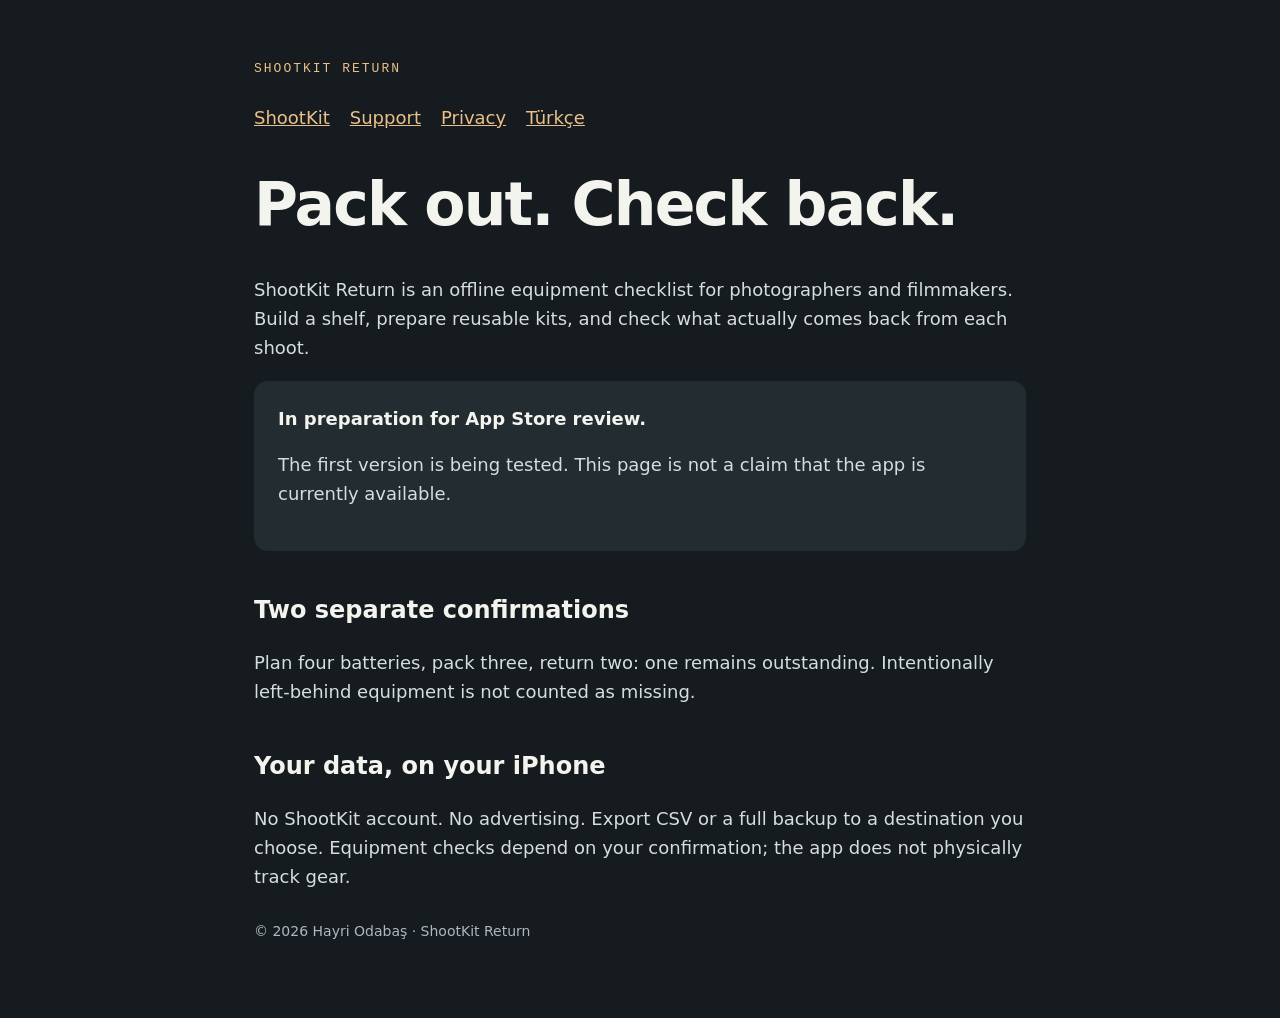
<file: index.html>
<!doctype html><html lang="en"><head><meta charset="utf-8"><meta name="viewport" content="width=device-width,initial-scale=1"><title>Pack out. Check back. · ShootKit Return</title><link rel="stylesheet" href="style.css"></head><body><main><p class="eyebrow">SHOOTKIT RETURN</p><nav><a href="index.html">ShootKit</a><a href="support.html">Support</a><a href="privacy.html">Privacy</a><a href="tr/index.html">Türkçe</a></nav><h1>Pack out. Check back.</h1><p>ShootKit Return is an offline equipment checklist for photographers and filmmakers. Build a shelf, prepare reusable kits, and check what actually comes back from each shoot.</p><div class="card"><strong>In preparation for App Store review.</strong><p>The first version is being tested. This page is not a claim that the app is currently available.</p></div><h2>Two separate confirmations</h2><p>Plan four batteries, pack three, return two: one remains outstanding. Intentionally left-behind equipment is not counted as missing.</p><h2>Your data, on your iPhone</h2><p>No ShootKit account. No advertising. Export CSV or a full backup to a destination you choose. Equipment checks depend on your confirmation; the app does not physically track gear.</p><footer>© 2026 Hayri Odabaş · ShootKit Return</footer></main></body></html>
</file>
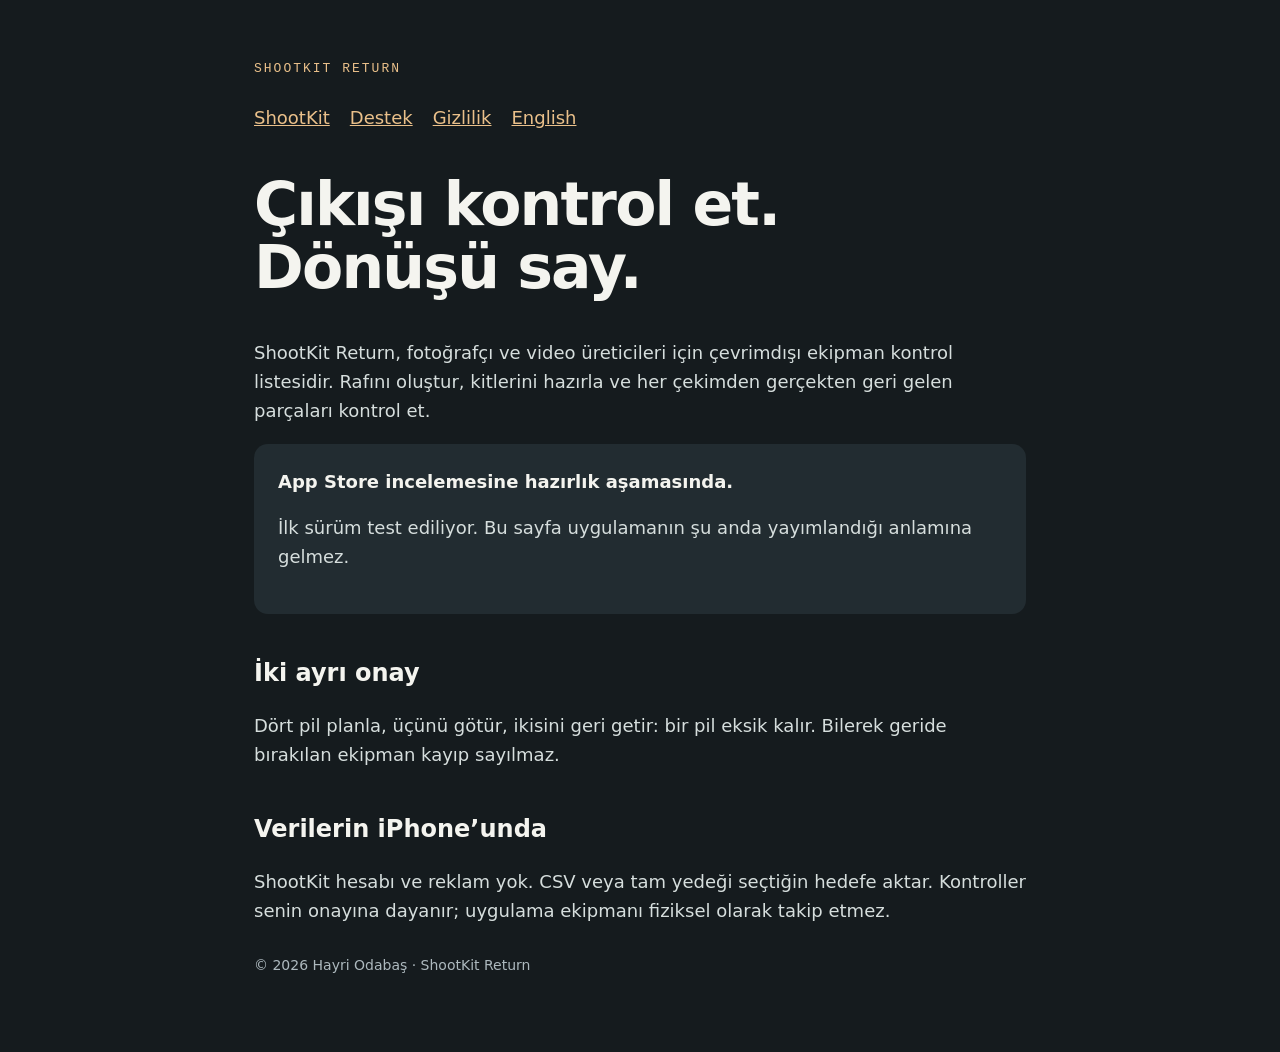
<file: tr/index.html>
<!doctype html><html lang="tr"><head><meta charset="utf-8"><meta name="viewport" content="width=device-width,initial-scale=1"><title>Çıkışı kontrol et. Dönüşü say. · ShootKit Return</title><link rel="stylesheet" href="../style.css"></head><body><main><p class="eyebrow">SHOOTKIT RETURN</p><nav><a href="index.html">ShootKit</a><a href="support.html">Destek</a><a href="privacy.html">Gizlilik</a><a href="../index.html">English</a></nav><h1>Çıkışı kontrol et. Dönüşü say.</h1><p>ShootKit Return, fotoğrafçı ve video üreticileri için çevrimdışı ekipman kontrol listesidir. Rafını oluştur, kitlerini hazırla ve her çekimden gerçekten geri gelen parçaları kontrol et.</p><div class="card"><strong>App Store incelemesine hazırlık aşamasında.</strong><p>İlk sürüm test ediliyor. Bu sayfa uygulamanın şu anda yayımlandığı anlamına gelmez.</p></div><h2>İki ayrı onay</h2><p>Dört pil planla, üçünü götür, ikisini geri getir: bir pil eksik kalır. Bilerek geride bırakılan ekipman kayıp sayılmaz.</p><h2>Verilerin iPhone’unda</h2><p>ShootKit hesabı ve reklam yok. CSV veya tam yedeği seçtiğin hedefe aktar. Kontroller senin onayına dayanır; uygulama ekipmanı fiziksel olarak takip etmez.</p><footer>© 2026 Hayri Odabaş · ShootKit Return</footer></main></body></html>
</file>
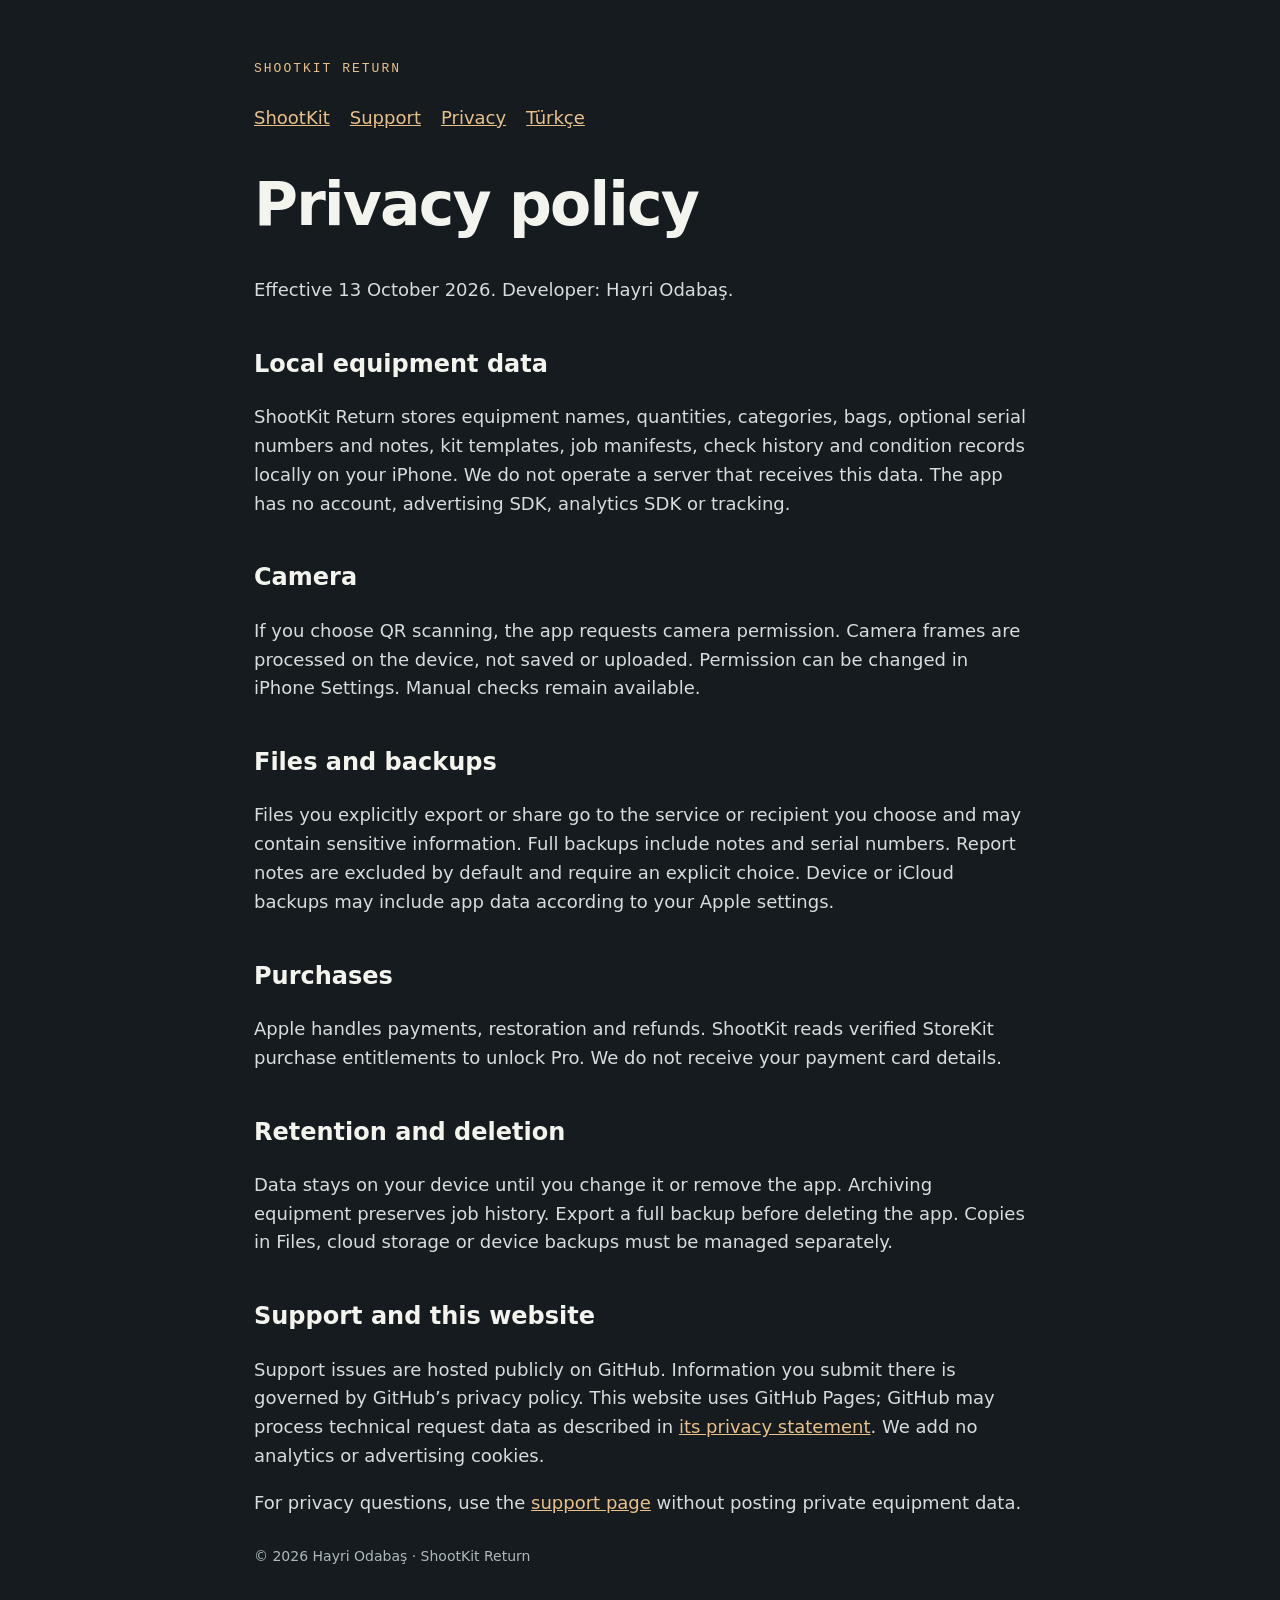
<file: privacy.html>
<!doctype html><html lang="en"><head><meta charset="utf-8"><meta name="viewport" content="width=device-width,initial-scale=1"><title>Privacy policy · ShootKit Return</title><link rel="stylesheet" href="style.css"></head><body><main><p class="eyebrow">SHOOTKIT RETURN</p><nav><a href="index.html">ShootKit</a><a href="support.html">Support</a><a href="privacy.html">Privacy</a><a href="tr/privacy.html">Türkçe</a></nav><h1>Privacy policy</h1><p>Effective 13 October 2026. Developer: Hayri Odabaş.</p><h2>Local equipment data</h2><p>ShootKit Return stores equipment names, quantities, categories, bags, optional serial numbers and notes, kit templates, job manifests, check history and condition records locally on your iPhone. We do not operate a server that receives this data. The app has no account, advertising SDK, analytics SDK or tracking.</p><h2>Camera</h2><p>If you choose QR scanning, the app requests camera permission. Camera frames are processed on the device, not saved or uploaded. Permission can be changed in iPhone Settings. Manual checks remain available.</p><h2>Files and backups</h2><p>Files you explicitly export or share go to the service or recipient you choose and may contain sensitive information. Full backups include notes and serial numbers. Report notes are excluded by default and require an explicit choice. Device or iCloud backups may include app data according to your Apple settings.</p><h2>Purchases</h2><p>Apple handles payments, restoration and refunds. ShootKit reads verified StoreKit purchase entitlements to unlock Pro. We do not receive your payment card details.</p><h2>Retention and deletion</h2><p>Data stays on your device until you change it or remove the app. Archiving equipment preserves job history. Export a full backup before deleting the app. Copies in Files, cloud storage or device backups must be managed separately.</p><h2>Support and this website</h2><p>Support issues are hosted publicly on GitHub. Information you submit there is governed by GitHub’s privacy policy. This website uses GitHub Pages; GitHub may process technical request data as described in <a href="https://docs.github.com/en/site-policy/privacy-policies/github-general-privacy-statement">its privacy statement</a>. We add no analytics or advertising cookies.</p><p>For privacy questions, use the <a href="support.html">support page</a> without posting private equipment data.</p><footer>© 2026 Hayri Odabaş · ShootKit Return</footer></main></body></html>
</file>
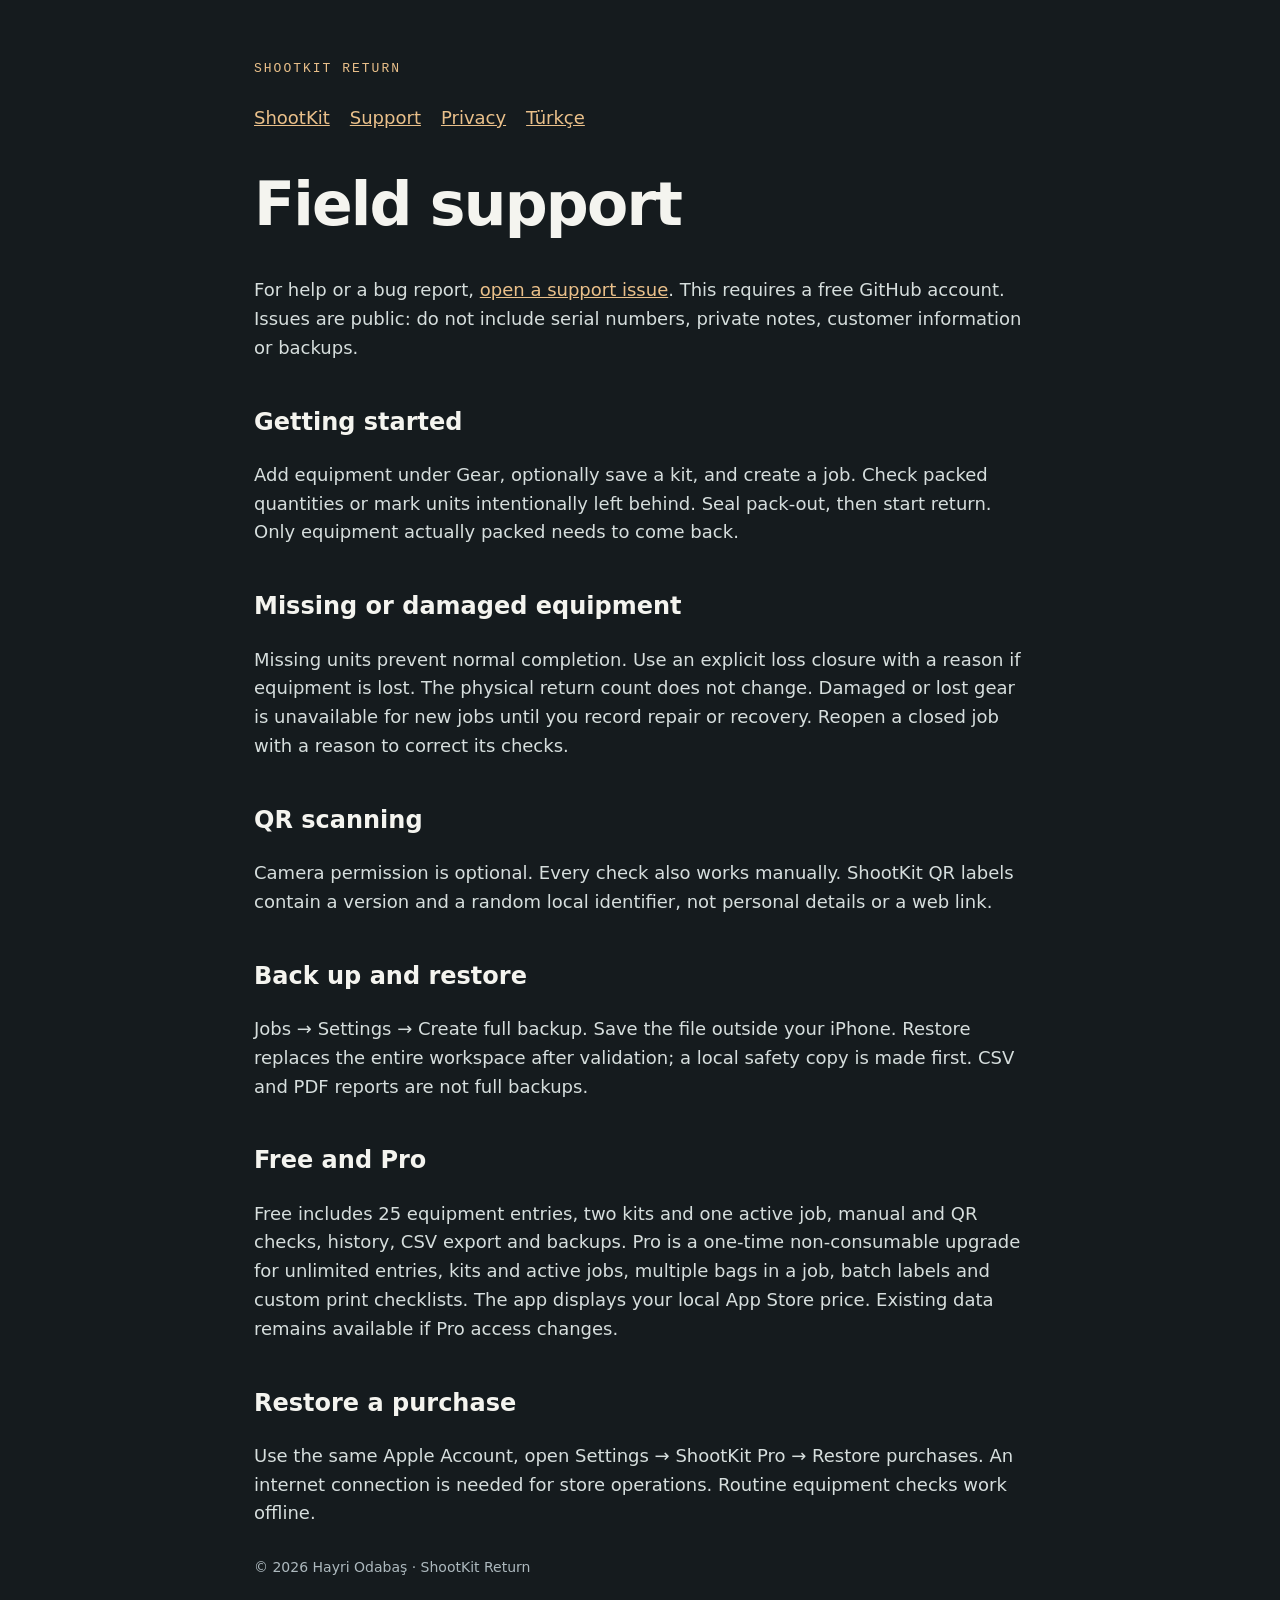
<file: support.html>
<!doctype html><html lang="en"><head><meta charset="utf-8"><meta name="viewport" content="width=device-width,initial-scale=1"><title>Field support · ShootKit Return</title><link rel="stylesheet" href="style.css"></head><body><main><p class="eyebrow">SHOOTKIT RETURN</p><nav><a href="index.html">ShootKit</a><a href="support.html">Support</a><a href="privacy.html">Privacy</a><a href="tr/support.html">Türkçe</a></nav><h1>Field support</h1><p>For help or a bug report, <a href="https://github.com/hayriodabas/shootkitreturn-support/issues/new">open a support issue</a>. This requires a free GitHub account. Issues are public: do not include serial numbers, private notes, customer information or backups.</p><h2>Getting started</h2><p>Add equipment under Gear, optionally save a kit, and create a job. Check packed quantities or mark units intentionally left behind. Seal pack-out, then start return. Only equipment actually packed needs to come back.</p><h2>Missing or damaged equipment</h2><p>Missing units prevent normal completion. Use an explicit loss closure with a reason if equipment is lost. The physical return count does not change. Damaged or lost gear is unavailable for new jobs until you record repair or recovery. Reopen a closed job with a reason to correct its checks.</p><h2>QR scanning</h2><p>Camera permission is optional. Every check also works manually. ShootKit QR labels contain a version and a random local identifier, not personal details or a web link.</p><h2>Back up and restore</h2><p>Jobs → Settings → Create full backup. Save the file outside your iPhone. Restore replaces the entire workspace after validation; a local safety copy is made first. CSV and PDF reports are not full backups.</p><h2>Free and Pro</h2><p>Free includes 25 equipment entries, two kits and one active job, manual and QR checks, history, CSV export and backups. Pro is a one-time non-consumable upgrade for unlimited entries, kits and active jobs, multiple bags in a job, batch labels and custom print checklists. The app displays your local App Store price. Existing data remains available if Pro access changes.</p><h2>Restore a purchase</h2><p>Use the same Apple Account, open Settings → ShootKit Pro → Restore purchases. An internet connection is needed for store operations. Routine equipment checks work offline.</p><footer>© 2026 Hayri Odabaş · ShootKit Return</footer></main></body></html>
</file>
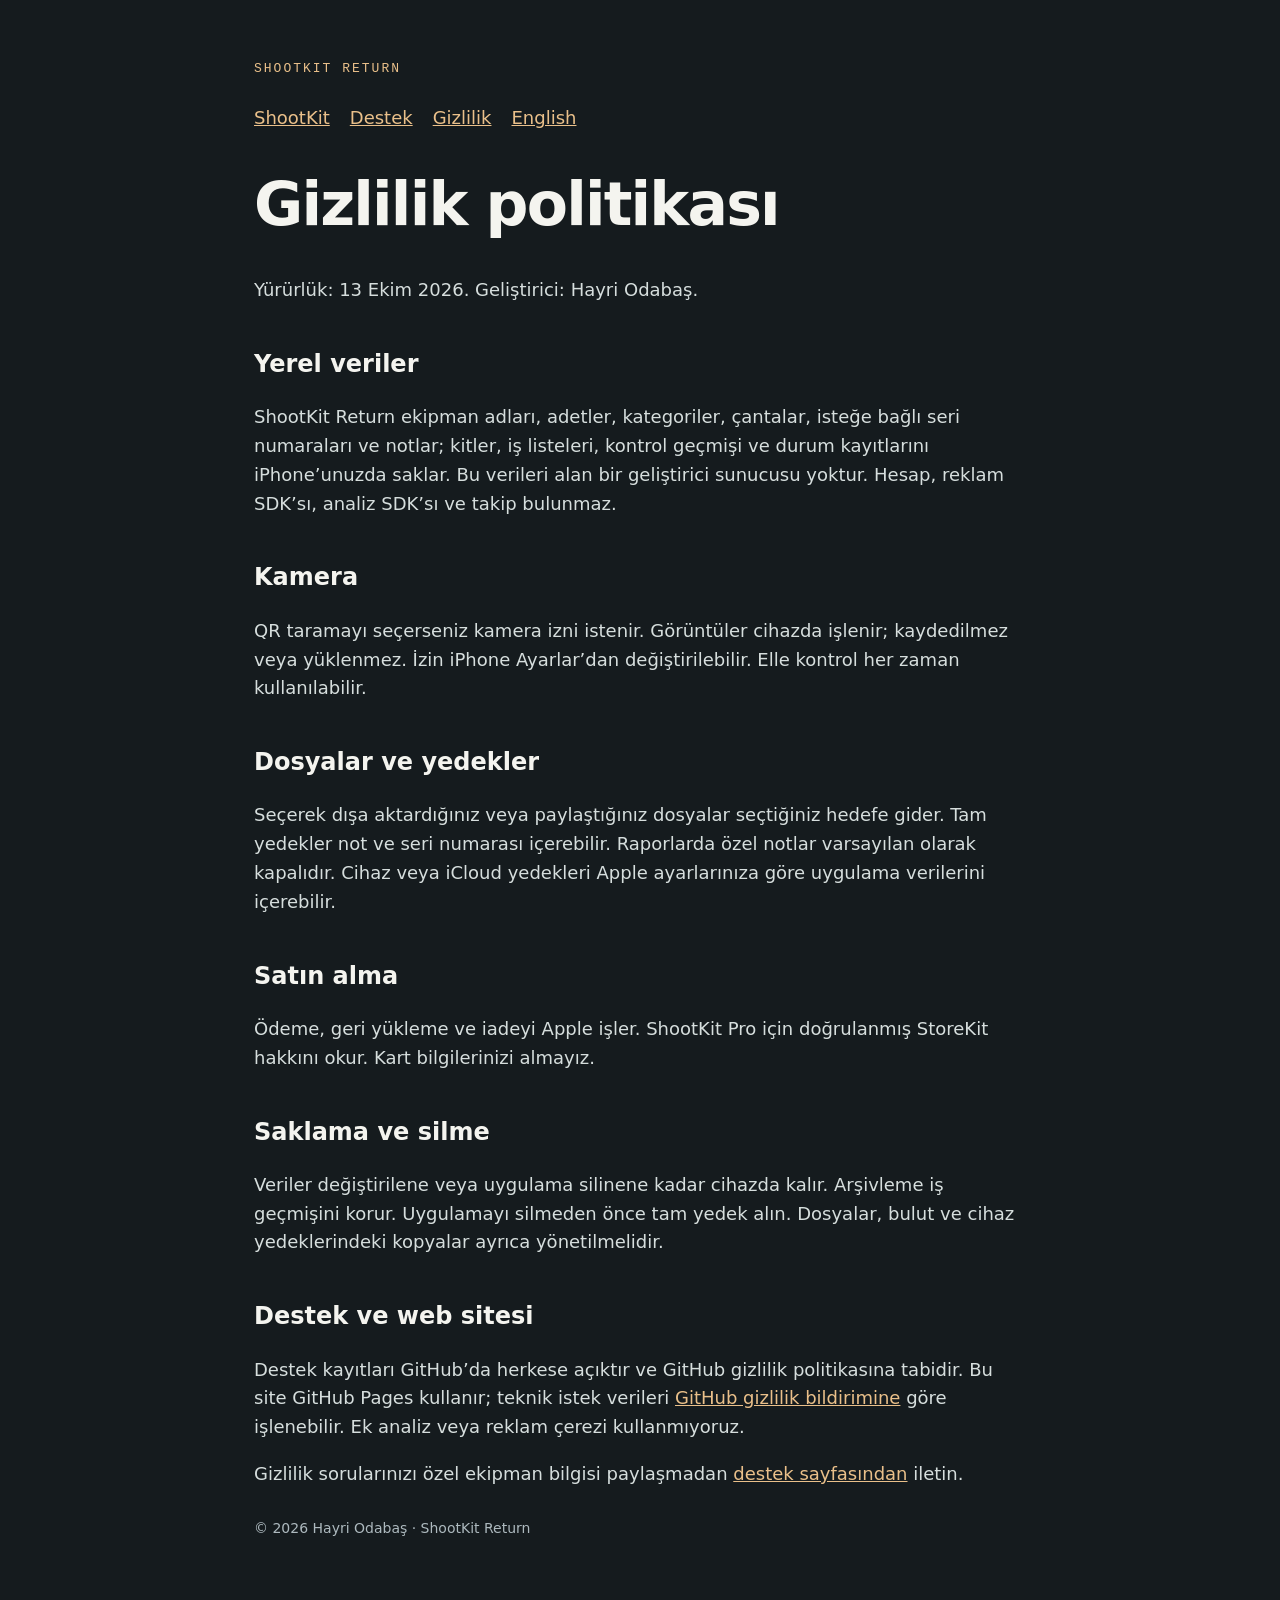
<file: tr/privacy.html>
<!doctype html><html lang="tr"><head><meta charset="utf-8"><meta name="viewport" content="width=device-width,initial-scale=1"><title>Gizlilik politikası · ShootKit Return</title><link rel="stylesheet" href="../style.css"></head><body><main><p class="eyebrow">SHOOTKIT RETURN</p><nav><a href="index.html">ShootKit</a><a href="support.html">Destek</a><a href="privacy.html">Gizlilik</a><a href="../privacy.html">English</a></nav><h1>Gizlilik politikası</h1><p>Yürürlük: 13 Ekim 2026. Geliştirici: Hayri Odabaş.</p><h2>Yerel veriler</h2><p>ShootKit Return ekipman adları, adetler, kategoriler, çantalar, isteğe bağlı seri numaraları ve notlar; kitler, iş listeleri, kontrol geçmişi ve durum kayıtlarını iPhone’unuzda saklar. Bu verileri alan bir geliştirici sunucusu yoktur. Hesap, reklam SDK’sı, analiz SDK’sı ve takip bulunmaz.</p><h2>Kamera</h2><p>QR taramayı seçerseniz kamera izni istenir. Görüntüler cihazda işlenir; kaydedilmez veya yüklenmez. İzin iPhone Ayarlar’dan değiştirilebilir. Elle kontrol her zaman kullanılabilir.</p><h2>Dosyalar ve yedekler</h2><p>Seçerek dışa aktardığınız veya paylaştığınız dosyalar seçtiğiniz hedefe gider. Tam yedekler not ve seri numarası içerebilir. Raporlarda özel notlar varsayılan olarak kapalıdır. Cihaz veya iCloud yedekleri Apple ayarlarınıza göre uygulama verilerini içerebilir.</p><h2>Satın alma</h2><p>Ödeme, geri yükleme ve iadeyi Apple işler. ShootKit Pro için doğrulanmış StoreKit hakkını okur. Kart bilgilerinizi almayız.</p><h2>Saklama ve silme</h2><p>Veriler değiştirilene veya uygulama silinene kadar cihazda kalır. Arşivleme iş geçmişini korur. Uygulamayı silmeden önce tam yedek alın. Dosyalar, bulut ve cihaz yedeklerindeki kopyalar ayrıca yönetilmelidir.</p><h2>Destek ve web sitesi</h2><p>Destek kayıtları GitHub’da herkese açıktır ve GitHub gizlilik politikasına tabidir. Bu site GitHub Pages kullanır; teknik istek verileri <a href="https://docs.github.com/en/site-policy/privacy-policies/github-general-privacy-statement">GitHub gizlilik bildirimine</a> göre işlenebilir. Ek analiz veya reklam çerezi kullanmıyoruz.</p><p>Gizlilik sorularınızı özel ekipman bilgisi paylaşmadan <a href="support.html">destek sayfasından</a> iletin.</p><footer>© 2026 Hayri Odabaş · ShootKit Return</footer></main></body></html>
</file>
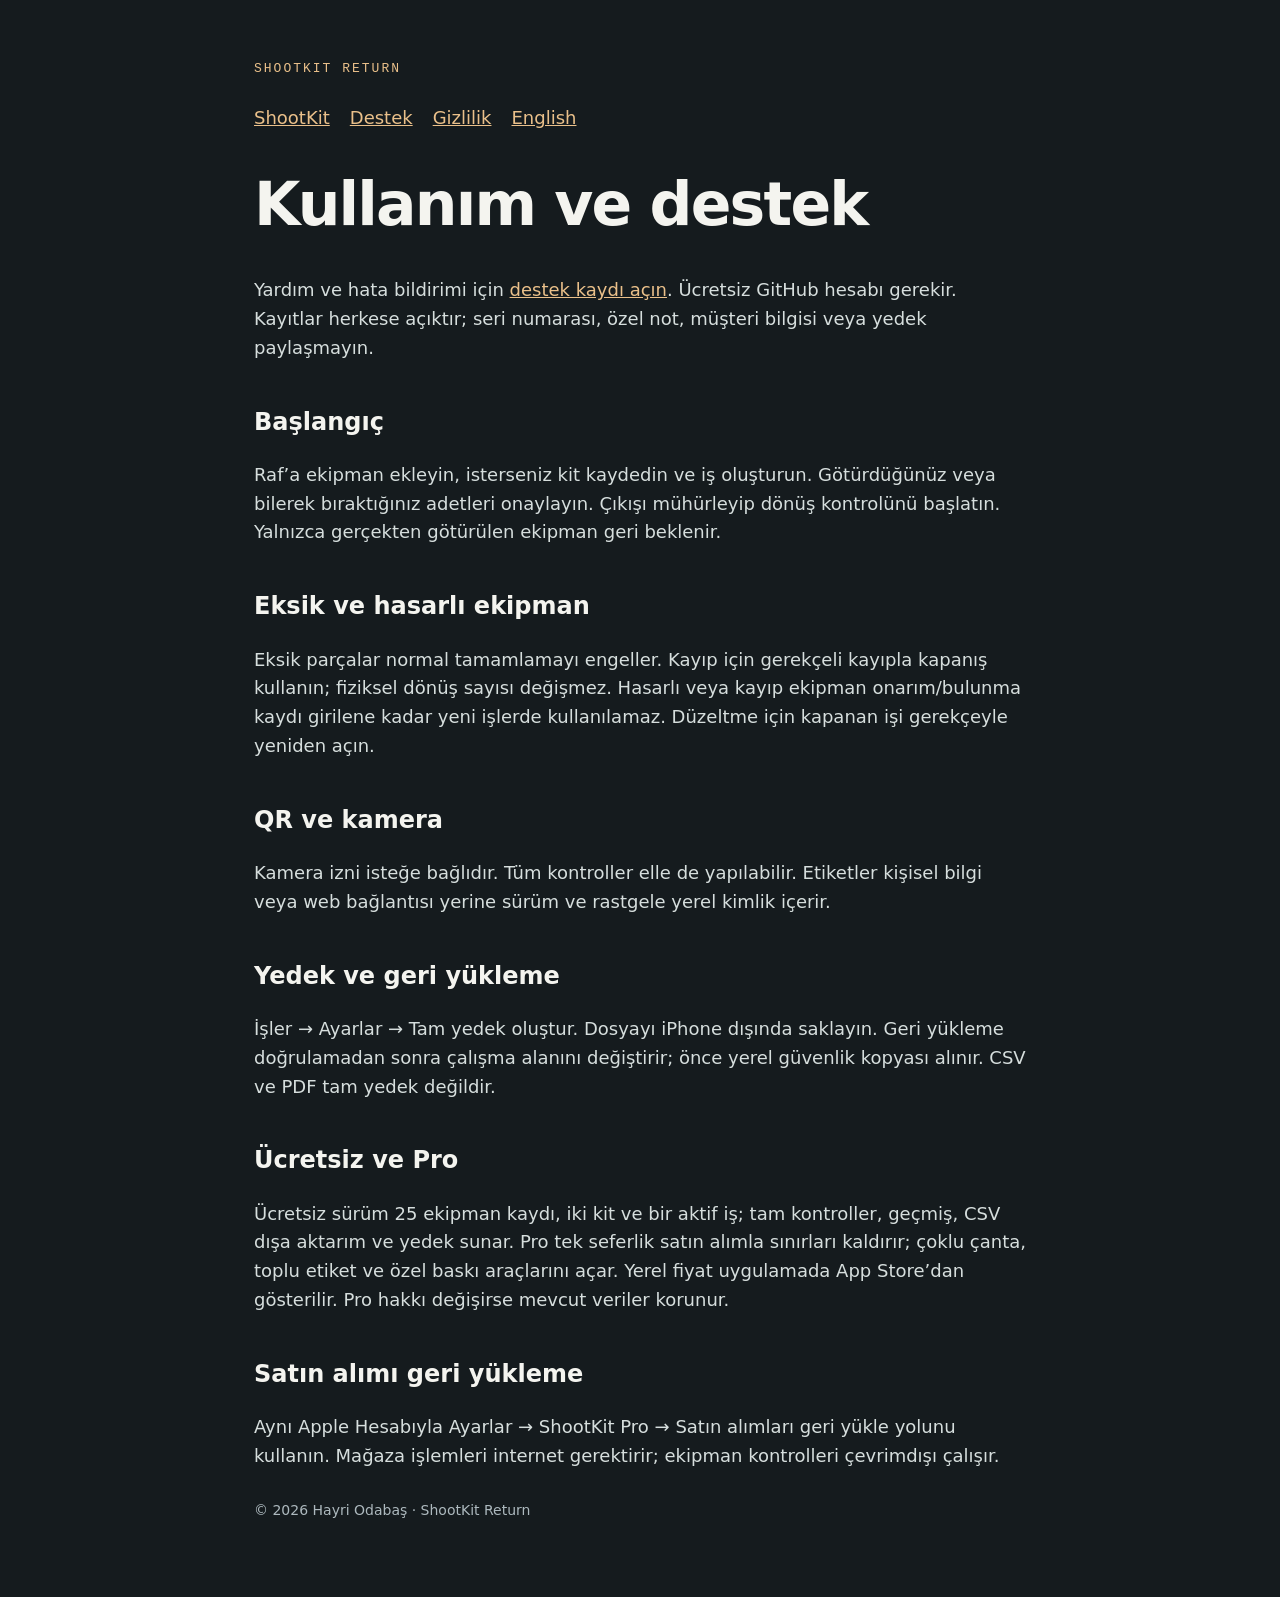
<file: tr/support.html>
<!doctype html><html lang="tr"><head><meta charset="utf-8"><meta name="viewport" content="width=device-width,initial-scale=1"><title>Kullanım ve destek · ShootKit Return</title><link rel="stylesheet" href="../style.css"></head><body><main><p class="eyebrow">SHOOTKIT RETURN</p><nav><a href="index.html">ShootKit</a><a href="support.html">Destek</a><a href="privacy.html">Gizlilik</a><a href="../support.html">English</a></nav><h1>Kullanım ve destek</h1><p>Yardım ve hata bildirimi için <a href="https://github.com/hayriodabas/shootkitreturn-support/issues/new">destek kaydı açın</a>. Ücretsiz GitHub hesabı gerekir. Kayıtlar herkese açıktır; seri numarası, özel not, müşteri bilgisi veya yedek paylaşmayın.</p><h2>Başlangıç</h2><p>Raf’a ekipman ekleyin, isterseniz kit kaydedin ve iş oluşturun. Götürdüğünüz veya bilerek bıraktığınız adetleri onaylayın. Çıkışı mühürleyip dönüş kontrolünü başlatın. Yalnızca gerçekten götürülen ekipman geri beklenir.</p><h2>Eksik ve hasarlı ekipman</h2><p>Eksik parçalar normal tamamlamayı engeller. Kayıp için gerekçeli kayıpla kapanış kullanın; fiziksel dönüş sayısı değişmez. Hasarlı veya kayıp ekipman onarım/bulunma kaydı girilene kadar yeni işlerde kullanılamaz. Düzeltme için kapanan işi gerekçeyle yeniden açın.</p><h2>QR ve kamera</h2><p>Kamera izni isteğe bağlıdır. Tüm kontroller elle de yapılabilir. Etiketler kişisel bilgi veya web bağlantısı yerine sürüm ve rastgele yerel kimlik içerir.</p><h2>Yedek ve geri yükleme</h2><p>İşler → Ayarlar → Tam yedek oluştur. Dosyayı iPhone dışında saklayın. Geri yükleme doğrulamadan sonra çalışma alanını değiştirir; önce yerel güvenlik kopyası alınır. CSV ve PDF tam yedek değildir.</p><h2>Ücretsiz ve Pro</h2><p>Ücretsiz sürüm 25 ekipman kaydı, iki kit ve bir aktif iş; tam kontroller, geçmiş, CSV dışa aktarım ve yedek sunar. Pro tek seferlik satın alımla sınırları kaldırır; çoklu çanta, toplu etiket ve özel baskı araçlarını açar. Yerel fiyat uygulamada App Store’dan gösterilir. Pro hakkı değişirse mevcut veriler korunur.</p><h2>Satın alımı geri yükleme</h2><p>Aynı Apple Hesabıyla Ayarlar → ShootKit Pro → Satın alımları geri yükle yolunu kullanın. Mağaza işlemleri internet gerektirir; ekipman kontrolleri çevrimdışı çalışır.</p><footer>© 2026 Hayri Odabaş · ShootKit Return</footer></main></body></html>
</file>
<file: style.css>
*{box-sizing:border-box}body{margin:0;background:#151b1e;color:#f4f4ef;font:18px/1.6 system-ui,sans-serif}main{max-width:820px;margin:auto;padding:48px 24px}a{color:#eac08a}nav,footer{display:flex;flex-wrap:wrap;gap:20px;margin:28px 0}h1{font-size:clamp(34px,7vw,60px);line-height:1.05;letter-spacing:-.03em}h2{margin-top:40px;font-size:24px}p{max-width:70ch;color:#d6dedd}.eyebrow{font:13px monospace;letter-spacing:2px;color:#eac08a}.card{padding:24px;background:#222c31;border-radius:14px}footer{font-size:14px;color:#adb9be}a:focus-visible{outline:3px solid #eac08a;outline-offset:4px}
</file>
